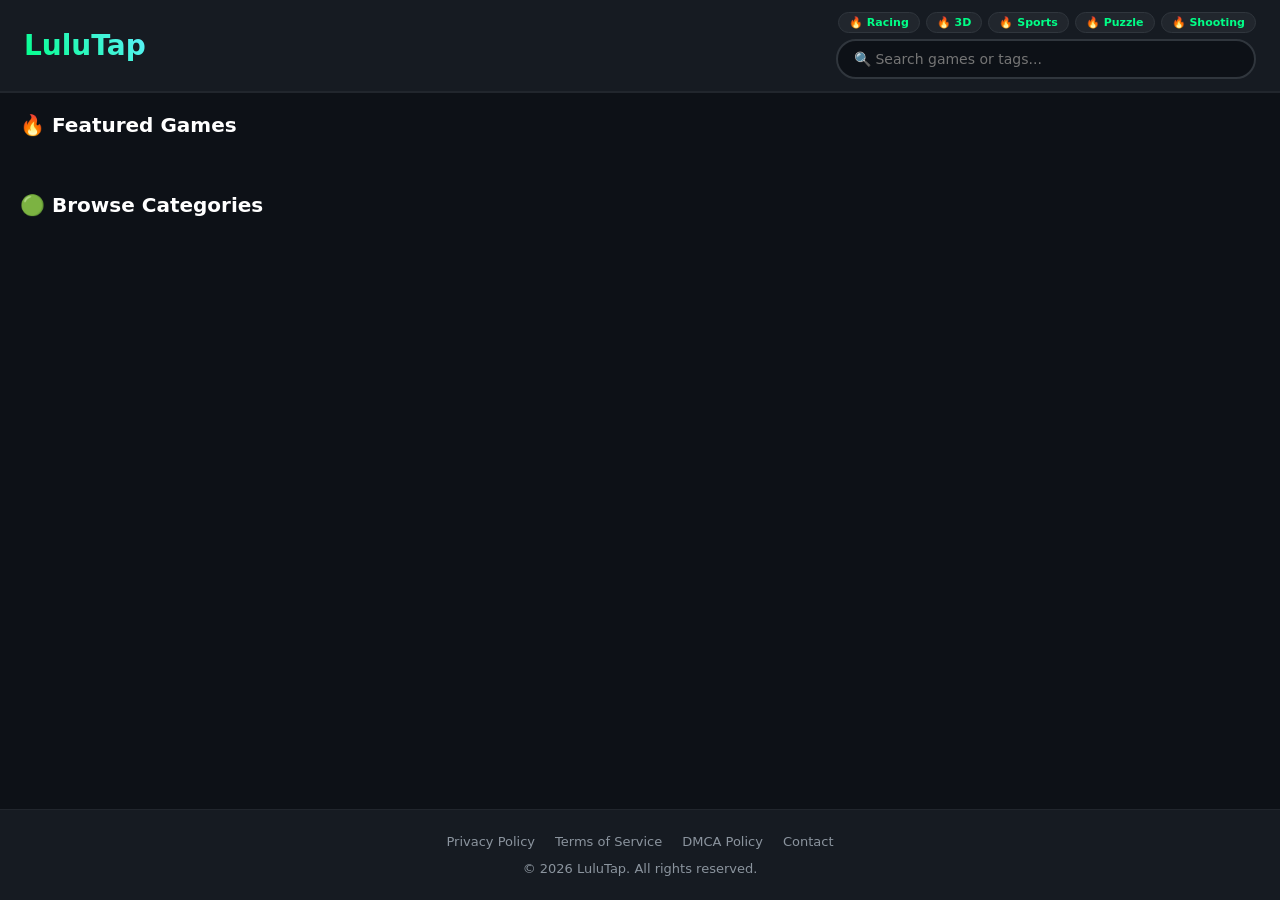
<file: index.html>
<!DOCTYPE html>
<html lang="en">
<head>
  <meta charset="UTF-8">
  <meta name="viewport" content="width=device-width, initial-scale=1.0">
  <title>LuluTap - Free Online Games</title>
  
  <!-- 方案三：传送门 SVG Data-URI 图标 -->
  <link rel="icon" type="image/svg+xml" href="data:image/svg+xml,%3Csvg xmlns='http://www.w3.org/2000/svg' viewBox='0 0 512 512'%3E%3Cdefs%3E%3CradialGradient id='bg' cx='50%25' cy='50%25' r='50%25'%3E%3Cstop offset='0%25' stop-color='%23141E30'/%3E%3Cstop offset='100%25' stop-color='%23070B12'/%3E%3C/radialGradient%3E%3ClinearGradient id='ring' x1='0%25' y1='0%25' x2='100%25' y2='100%25'%3E%3Cstop offset='0%25' stop-color='%2300FF87'/%3E%3Cstop offset='100%25' stop-color='%2360EFFF'/%3E%3C/linearGradient%3E%3CradialGradient id='btn' cx='40%25' cy='40%25' r='60%25'%3E%3Cstop offset='0%25' stop-color='%2300FF87'/%3E%3Cstop offset='100%25' stop-color='%23005C31'/%3E%3C/radialGradient%3E%3C/defs%3E%3Crect width='512' height='512' rx='100' fill='url(%23bg)'/%3E%3Ccircle cx='256' cy='256' r='180' fill='none' stroke='url(%23ring)' stroke-width='24'/%3E%3Ccircle cx='256' cy='256' r='95' fill='url(%23btn)'/%3E%3Cpath d='M230 200 V290 H300' fill='none' stroke='%23FFFFFF' stroke-width='28' stroke-linecap='round' stroke-linejoin='round'/%3E%3C/svg%3E">

  <style>
    * { box-sizing: border-box; margin: 0; padding: 0; font-family: 'Segoe UI', system-ui, sans-serif; }
    body { background-color: #0d1117; color: #fff; min-height: 100vh; display: flex; flex-direction: column; }
    a { text-decoration: none; color: inherit; }

    header { background: #161b22; padding: 12px 24px; display: flex; align-items: center; justify-content: space-between; border-bottom: 2px solid #21262d; sticky: top; top: 0; z-index: 1000; }
    .logo { font-size: 28px; font-weight: 900; background: linear-gradient(45deg, #00FF87, #60EFFF); -webkit-background-clip: text; -webkit-text-fill-color: transparent; }
    .search-container { display: flex; flex-direction: column; align-items: flex-end; gap: 6px; width: 100%; max-width: 420px; }
    .quick-tags { display: flex; gap: 6px; flex-wrap: wrap; justify-content: flex-end; }
    .tag-pill { background: #21262d; color: #00FF87; padding: 3px 10px; border-radius: 12px; font-size: 11px; font-weight: 600; border: 1px solid #30363d; transition: 0.2s; }
    .tag-pill:hover { background: #00FF87; color: #0d1117; }
    .search-input { width: 100%; padding: 10px 16px; background: #0d1117; border: 2px solid #30363d; border-radius: 20px; color: #fff; font-size: 14px; outline: none; }
    .search-input:focus { border-color: #00FF87; }

    main { flex: 1; max-width: 1400px; margin: 0 auto; padding: 20px; width: 100%; }
    .section-title { font-size: 20px; margin-bottom: 16px; font-weight: 700; }
    .bento-grid { display: grid; grid-template-columns: repeat(auto-fill, minmax(130px, 1fr)); grid-auto-rows: 130px; grid-auto-flow: dense; gap: 12px; margin-bottom: 40px; }
    .bento-item { position: relative; border-radius: 16px; overflow: hidden; background: #161b22; border: 1px solid #21262d; transition: 0.2s; cursor: pointer; }
    .bento-item:hover { transform: scale(1.03); box-shadow: 0 8px 20px rgba(0,255,135,0.2); z-index: 2; }
    .bento-item.size-1x1 { grid-column: span 1; grid-row: span 1; }
    .bento-item.size-2x2 { grid-column: span 2; grid-row: span 2; }
    .bento-item.size-2x1 { grid-column: span 2; grid-row: span 1; }
    .bento-item.size-1x2 { grid-column: span 1; grid-row: span 2; }
    .bento-img { width: 100%; height: 100%; object-fit: cover; }
    .bento-overlay { position: absolute; bottom: 0; left: 0; right: 0; padding: 8px; background: linear-gradient(transparent, rgba(0,0,0,0.85)); font-size: 12px; font-weight: 600; white-space: nowrap; overflow: hidden; text-overflow: ellipsis; }

    .category-grid { display: grid; grid-template-columns: repeat(auto-fill, minmax(200px, 1fr)); gap: 16px; margin-bottom: 40px; }
    .category-card { height: 100px; border-radius: 16px; position: relative; overflow: hidden; display: flex; align-items: center; justify-content: center; font-size: 18px; font-weight: 800; border: 2px solid #30363d; transition: 0.2s; }
    .category-card:hover { transform: translateY(-3px); border-color: #00FF87; }
    .category-card img { position: absolute; width: 100%; height: 100%; object-fit: cover; opacity: 0.4; z-index: 1; }
    .category-card span { position: relative; z-index: 2; text-shadow: 0 2px 4px #000; }

    footer { background: #161b22; padding: 24px; text-align: center; border-top: 1px solid #21262d; color: #8b949e; font-size: 13px; }
    .footer-links { display: flex; justify-content: center; gap: 20px; margin-bottom: 12px; }
  </style>
</head>
<body>
  <header>
    <a href="index.html" class="logo">LuluTap</a>
    <div class="search-container">
      <div class="quick-tags" id="quickTags"></div>
      <input type="text" class="search-input" id="searchInput" placeholder="🔍 Search games or tags...">
    </div>
  </header>

  <main>
    <div class="section-title">🔥 Featured Games</div>
    <div class="bento-grid" id="bentoGrid"></div>
    <div class="section-title">🟢 Browse Categories</div>
    <div class="category-grid" id="categoryGrid"></div>
  </main>

  <footer>
    <div class="footer-links">
      <a href="#">Privacy Policy</a> <a href="#">Terms of Service</a> <a href="#">DMCA Policy</a> <a href="#">Contact</a>
    </div>
    <div>© 2026 LuluTap. All rights reserved.</div>
  </footer>

  <script>
    const CATEGORIES = ['Action', '2 Player', '3D', 'Racing', 'Girls', 'Arcade', 'Puzzle', 'Shooting', 'Sports', 'Casual'];

    function renderQuickTags() {
      const selected = [...CATEGORIES].sort(() => 0.5 - Math.random()).slice(0, 5);
      document.getElementById('quickTags').innerHTML = selected.map(cat => 
        `<a href="category.html#${encodeURIComponent(cat)}" class="tag-pill">🔥 ${cat}</a>`
      ).join('');
    }

    function getDailySeed() {
      const today = new Date();
      return today.getFullYear() * 10000 + (today.getMonth() + 1) * 100 + today.getDate();
    }
    function seededRandom(seed) {
      const x = Math.sin(seed++) * 10000;
      return x - Math.floor(x);
    }

    let allGamesList = [];

    async function loadGames() {
      try {
        const response = await fetch('https://gamemonetize.com/feed.php?format=0&page=1');
        allGamesList = await response.json();
        renderDailyBentoGrid(allGamesList);
        renderCategoryHub();
      } catch (err) { console.error("API Error:", err); }
    }

    function renderDailyBentoGrid(games) {
      const grid = document.getElementById('bentoGrid');
      grid.innerHTML = '';
      let seed = getDailySeed();
      const sizes = ['size-1x1', 'size-1x1', 'size-2x2', 'size-2x1', 'size-1x2'];
      const shuffled = [...games].sort(() => seededRandom(seed++) - 0.5);

      shuffled.forEach((game, index) => {
        const sizeClass = sizes[Math.floor(seededRandom(seed + index) * sizes.length)];
        const card = document.createElement('a');
        card.className = `bento-item ${sizeClass}`;
        card.href = `game.html?id=${encodeURIComponent(game.id)}`;
        card.onclick = () => localStorage.setItem(`game_${game.id}`, JSON.stringify(game));

        card.innerHTML = `
          <img class="bento-img" src="${game.thumb}" alt="${game.title}" loading="lazy">
          <div class="bento-overlay">${game.title}</div>
        `;
        grid.appendChild(card);
      });
    }

    function renderCategoryHub() {
      document.getElementById('categoryGrid').innerHTML = CATEGORIES.map(cat => {
        const match = allGamesList.find(g => g.category && g.category.toLowerCase().includes(cat.toLowerCase()));
        const thumb = match ? match.thumb : 'https://via.placeholder.com/300x150/161b22/ffffff?text=' + cat;
        return `
          <a href="category.html#${encodeURIComponent(cat)}" class="category-card">
            <img src="${thumb}" alt="${cat}">
            <span>${cat}</span>
          </a>
        `;
      }).join('');
    }

    document.getElementById('searchInput').addEventListener('input', (e) => {
      const query = e.target.value.toLowerCase().trim();
      if (!query) { renderDailyBentoGrid(allGamesList); return; }
      renderDailyBentoGrid(allGamesList.filter(g => 
        g.title.toLowerCase().includes(query) || (g.category && g.category.toLowerCase().includes(query))
      ));
    });

    renderQuickTags();
    loadGames();
  </script>
</body>
</html>
</file>
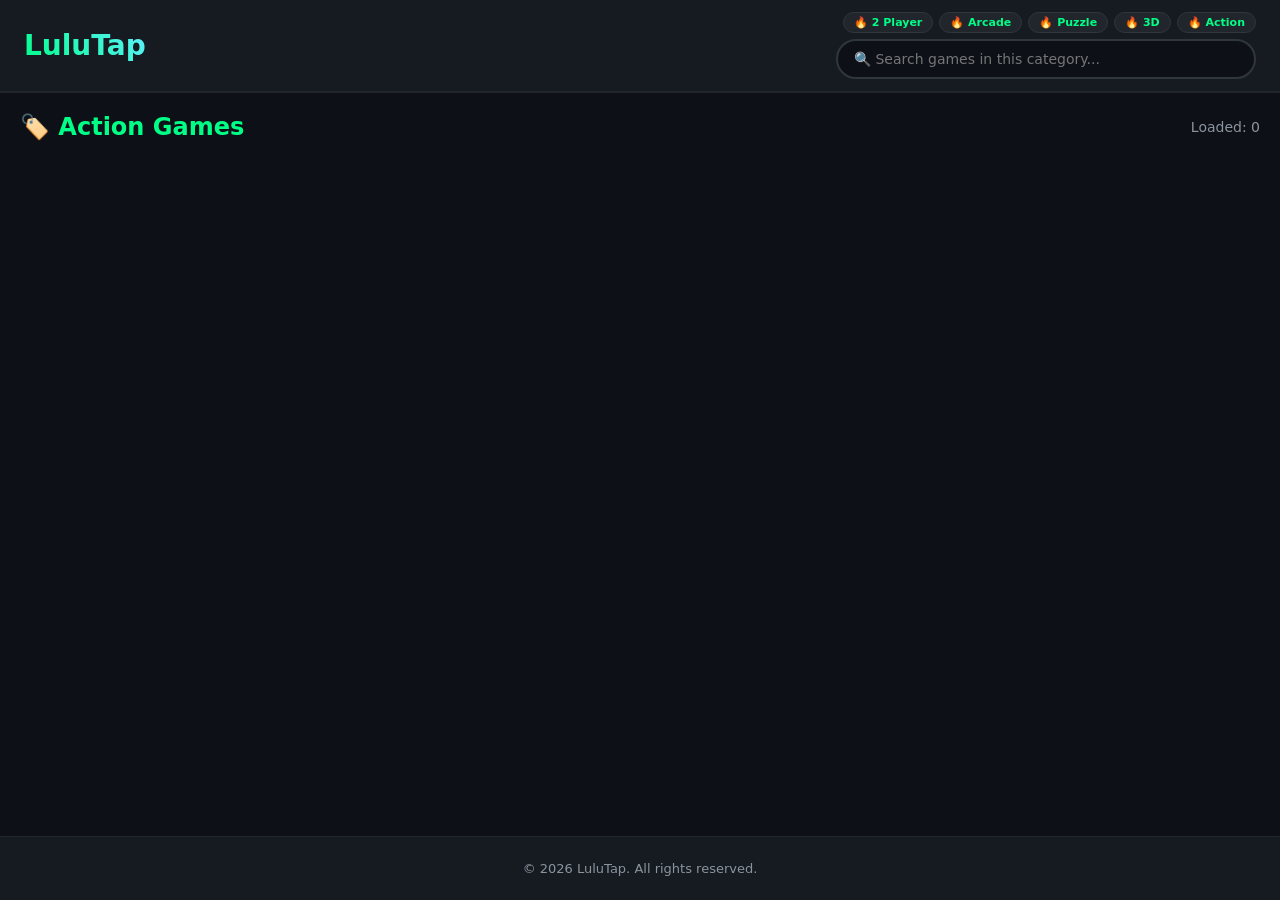
<file: category.html>
<!DOCTYPE html>
<html lang="en">
<head>
  <meta charset="UTF-8">
  <meta name="viewport" content="width=device-width, initial-scale=1.0">
  <title>Category - LuluTap</title>
  
  <link rel="icon" type="image/svg+xml" href="data:image/svg+xml,%3Csvg xmlns='http://www.w3.org/2000/svg' viewBox='0 0 512 512'%3E%3Cdefs%3E%3CradialGradient id='bg' cx='50%25' cy='50%25' r='50%25'%3E%3Cstop offset='0%25' stop-color='%23141E30'/%3E%3Cstop offset='100%25' stop-color='%23070B12'/%3E%3C/radialGradient%3E%3ClinearGradient id='ring' x1='0%25' y1='0%25' x2='100%25' y2='100%25'%3E%3Cstop offset='0%25' stop-color='%2300FF87'/%3E%3Cstop offset='100%25' stop-color='%2360EFFF'/%3E%3C/linearGradient%3E%3CradialGradient id='btn' cx='40%25' cy='40%25' r='60%25'%3E%3Cstop offset='0%25' stop-color='%2300FF87'/%3E%3Cstop offset='100%25' stop-color='%23005C31'/%3E%3C/radialGradient%3E%3C/defs%3E%3Crect width='512' height='512' rx='100' fill='url(%23bg)'/%3E%3Ccircle cx='256' cy='256' r='180' fill='none' stroke='url(%23ring)' stroke-width='24'/%3E%3Ccircle cx='256' cy='256' r='95' fill='url(%23btn)'/%3E%3Cpath d='M230 200 V290 H300' fill='none' stroke='%23FFFFFF' stroke-width='28' stroke-linecap='round' stroke-linejoin='round'/%3E%3C/svg%3E">

  <style>
    * { box-sizing: border-box; margin: 0; padding: 0; font-family: 'Segoe UI', system-ui, sans-serif; }
    body { background-color: #0d1117; color: #fff; min-height: 100vh; display: flex; flex-direction: column; }
    a { text-decoration: none; color: inherit; }

    header { background: #161b22; padding: 12px 24px; display: flex; align-items: center; justify-content: space-between; border-bottom: 2px solid #21262d; position: sticky; top: 0; z-index: 1000; }
    .logo { font-size: 28px; font-weight: 900; background: linear-gradient(45deg, #00FF87, #60EFFF); -webkit-background-clip: text; -webkit-text-fill-color: transparent; }
    .search-container { display: flex; flex-direction: column; align-items: flex-end; gap: 6px; width: 100%; max-width: 420px; }
    .quick-tags { display: flex; gap: 6px; flex-wrap: wrap; justify-content: flex-end; }
    .tag-pill { background: #21262d; color: #00FF87; padding: 3px 10px; border-radius: 12px; font-size: 11px; font-weight: 600; border: 1px solid #30363d; }
    .search-input { width: 100%; padding: 10px 16px; background: #0d1117; border: 2px solid #30363d; border-radius: 20px; color: #fff; font-size: 14px; outline: none; }

    main { flex: 1; max-width: 1400px; margin: 0 auto; padding: 20px; width: 100%; }
    .cat-title { font-size: 24px; font-weight: 800; margin-bottom: 20px; color: #00FF87; display: flex; align-items: center; justify-content: space-between; }
    .game-count { font-size: 14px; color: #8b949e; font-weight: normal; }
    
    .bento-grid { display: grid; grid-template-columns: repeat(auto-fill, minmax(130px, 1fr)); grid-auto-rows: 130px; grid-auto-flow: dense; gap: 12px; }
    .bento-item { position: relative; border-radius: 16px; overflow: hidden; background: #161b22; border: 1px solid #21262d; transition: 0.2s; cursor: pointer; }
    .bento-item:hover { transform: scale(1.03); border-color: #00FF87; z-index: 2; }
    
    .bento-item.size-1x1 { grid-column: span 1; grid-row: span 1; }
    .bento-item.size-2x2 { grid-column: span 2; grid-row: span 2; }
    .bento-item.size-2x1 { grid-column: span 2; grid-row: span 1; }
    .bento-item.size-1x2 { grid-column: span 1; grid-row: span 2; }

    /* Category Navigation Card Inside Grid */
    .bento-item.cat-card-item { background: linear-gradient(135deg, #1f2937, #111827); border: 2px solid #00FF87; display: flex; align-items: center; justify-content: center; font-size: 16px; font-weight: 800; text-align: center; color: #00FF87; }

    .bento-img { width: 100%; height: 100%; object-fit: cover; }
    .bento-overlay { position: absolute; bottom: 0; left: 0; right: 0; padding: 8px; background: linear-gradient(transparent, rgba(0,0,0,0.85)); font-size: 12px; font-weight: 600; white-space: nowrap; overflow: hidden; text-overflow: ellipsis; }

    /* 5s Simulated Timeline Loader */
    .loader-container { text-align: center; padding: 30px; display: none; }
    .spinner { width: 40px; height: 40px; border: 4px solid #21262d; border-top: 4px solid #00FF87; border-radius: 50%; animation: spin 1s linear infinite; margin: 0 auto 10px; }
    @keyframes spin { 0% { transform: rotate(0deg); } 100% { transform: rotate(360deg); } }

    footer { background: #161b22; padding: 24px; text-align: center; border-top: 1px solid #21262d; color: #8b949e; font-size: 13px; margin-top: 40px; }
  </style>
</head>
<body>
  <header>
    <a href="index.html" class="logo">LuluTap</a>
    <div class="search-container">
      <div class="quick-tags" id="quickTags"></div>
      <input type="text" class="search-input" id="searchInput" placeholder="🔍 Search games in this category...">
    </div>
  </header>

  <main>
    <div class="cat-title">
      <span id="catTitle">Games</span>
      <span class="game-count" id="gameCount">Loaded: 0</span>
    </div>
    <div class="bento-grid" id="bentoGrid"></div>
    <div class="loader-container" id="loader">
      <div class="spinner"></div>
      <div>Loading more games...</div>
    </div>
  </main>

  <footer>
    <div>© 2026 LuluTap. All rights reserved.</div>
  </footer>

  <script>
    const CATEGORIES = ['Action', '2 Player', '3D', 'Racing', 'Girls', 'Arcade', 'Puzzle', 'Shooting', 'Sports', 'Casual'];
    let currentPage = 1;
    let isLoading = false;
    let currentCategory = '';
    let totalDisplayed = 0;

    function getCategoryFromHash() {
      const hash = decodeURIComponent(location.hash.substring(1)).trim();
      return hash || 'Action';
    }

    function renderQuickTags() {
      const selected = [...CATEGORIES].sort(() => 0.5 - Math.random()).slice(0, 5);
      document.getElementById('quickTags').innerHTML = selected.map(cat => 
        `<a href="category.html#${encodeURIComponent(cat)}" class="tag-pill">🔥 ${cat}</a>`
      ).join('');
    }

    async function loadCategoryGames(page) {
      if (isLoading) return;
      isLoading = true;
      document.getElementById('loader').style.display = 'block';

      try {
        // 请求对应页码的 API 数据
        const response = await fetch(`https://gamemonetize.com/feed.php?format=0&page=${page}`);
        const allGames = await response.json();

        // 核心修复：按当前 URL Hash 的分类进行精确筛选（不区分大小写）
        const filteredGames = allGames.filter(game => {
          if (!game.category) return false;
          return game.category.toLowerCase().includes(currentCategory.toLowerCase());
        });

        // 模拟 5 秒时间线加载等待
        await new Promise(resolve => setTimeout(resolve, 5000));

        if (filteredGames.length > 0) {
          appendBentoItems(filteredGames);
        } else if (page === 1) {
          // 如果第1页根据分类筛选为空，为了页面不白板，展示包含该关键词的游戏或全量前15条
          appendBentoItems(allGames.slice(0, 15));
        }

        currentPage++;
      } catch (err) {
        console.error("API Fetch Error:", err);
      } finally {
        isLoading = false;
        document.getElementById('loader').style.display = 'none';
      }
    }

    function appendBentoItems(games) {
      const grid = document.getElementById('bentoGrid');
      const sizes = ['size-1x1', 'size-1x1', 'size-2x2', 'size-2x1', 'size-1x2'];

      games.forEach((game, index) => {
        const sizeClass = sizes[Math.floor(Math.random() * sizes.length)];
        const card = document.createElement('a');
        card.className = `bento-item ${sizeClass}`;
        card.href = `game.html?id=${encodeURIComponent(game.id)}`;
        card.onclick = () => localStorage.setItem(`game_${game.id}`, JSON.stringify(game));

        card.innerHTML = `
          <img class="bento-img" src="${game.thumb}" alt="${game.title}" loading="lazy">
          <div class="bento-overlay">${game.title}</div>
        `;
        grid.appendChild(card);
        totalDisplayed++;

        // 每渲染约 8 个游戏，穿插一个其他分类的快速卡片
        if ((index + 1) % 8 === 0) {
          const randomCat = CATEGORIES.filter(c => c.toLowerCase() !== currentCategory.toLowerCase())[Math.floor(Math.random() * (CATEGORIES.length - 1))];
          const catCard = document.createElement('a');
          catCard.className = `bento-item size-2x1 cat-card-item`;
          catCard.href = `category.html#${encodeURIComponent(randomCat)}`;
          catCard.innerHTML = `<span>🚀 Explore ${randomCat}</span>`;
          grid.appendChild(catCard);
        }
      });

      document.getElementById('gameCount').innerText = `Games Loaded: ${totalDisplayed}`;
    }

    // 触底加载监听
    window.addEventListener('scroll', () => {
      if (window.innerHeight + window.scrollY >= document.body.offsetHeight - 500) {
        loadCategoryGames(currentPage);
      }
    });

    // 切换分类 Hash 时刷新页面重新请求
    window.addEventListener('hashchange', () => {
      location.reload();
    });

    // 搜索框筛选
    document.getElementById('searchInput').addEventListener('input', (e) => {
      const query = e.target.value.toLowerCase().trim();
      const items = document.querySelectorAll('#bentoGrid .bento-item:not(.cat-card-item)');
      items.forEach(item => {
        const title = item.querySelector('.bento-overlay')?.innerText.toLowerCase() || '';
        item.style.display = title.includes(query) ? '' : 'none';
      });
    });

    // 初始化
    currentCategory = getCategoryFromHash();
    document.getElementById('catTitle').innerText = `🏷️ ${currentCategory} Games`;
    renderQuickTags();
    loadCategoryGames(1);
  </script>
</body>
</html>
</file>
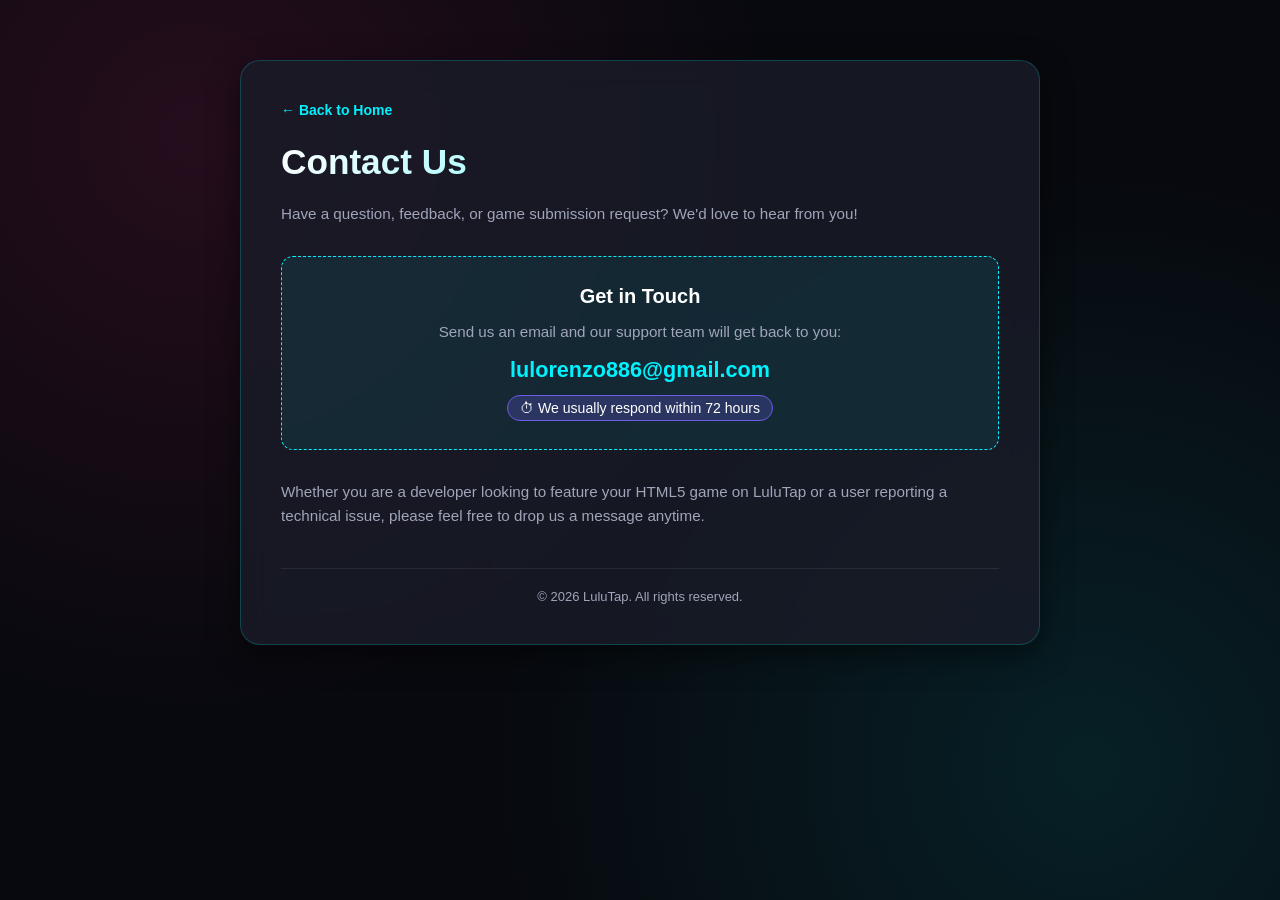
<file: contact.html>
<!DOCTYPE html>
<html lang="en">
<head>
    <meta charset="UTF-8">
    <meta name="viewport" content="width=device-width, initial-scale=1.0">
    <title>Contact Us - LuluTap</title>
    <style>
        :root {
            --bg-dark: #07090e;
            --card-bg: #1A1C29;
            --primary-cyan: #00f2fe;
            --primary-purple: #6C5CE7;
            --accent-pink: #ff2a85;
            --text-muted: #A0A5BA;
        }

        * { box-sizing: border-box; margin: 0; padding: 0; }

        body {
            font-family: 'Segoe UI', Tahoma, Geneva, Verdana, sans-serif;
            background-color: var(--bg-dark);
            background-image: 
                radial-gradient(circle at 15% 15%, rgba(255, 42, 133, 0.12) 0%, transparent 45%),
                radial-gradient(circle at 85% 85%, rgba(0, 242, 254, 0.1) 0%, transparent 45%);
            background-attachment: fixed;
            color: #ffffff;
            padding: 20px;
            min-height: 100vh;
        }

        .container {
            max-width: 800px;
            margin: 40px auto;
            background: rgba(26, 28, 41, 0.8);
            border: 1px solid rgba(0, 242, 254, 0.2);
            border-radius: 20px;
            padding: 40px;
            backdrop-filter: blur(16px);
            box-shadow: 0 10px 30px rgba(0, 0, 0, 0.5);
        }

        .btn-back {
            display: inline-block;
            margin-bottom: 24px;
            color: var(--primary-cyan);
            text-decoration: none;
            font-weight: bold;
            font-size: 14px;
            transition: all 0.2s;
        }
        .btn-back:hover {
            color: var(--accent-pink);
            transform: translateX(-3px);
        }

        h1 {
            font-size: 2.2rem;
            margin-bottom: 20px;
            background: linear-gradient(135deg, #ffffff 0%, var(--primary-cyan) 100%);
            -webkit-background-clip: text;
            -webkit-text-fill-color: transparent;
        }

        p {
            color: var(--text-muted);
            line-height: 1.6;
            margin-bottom: 20px;
            font-size: 0.95rem;
        }

        .email-box {
            background: rgba(0, 242, 254, 0.08);
            border: 1px dashed var(--primary-cyan);
            border-radius: 12px;
            padding: 28px 24px;
            text-align: center;
            margin: 30px 0;
        }

        .email-box h3 {
            color: #ffffff;
            margin-bottom: 12px;
            font-size: 1.25rem;
        }

        .email-link {
            color: var(--primary-cyan);
            font-size: 1.35rem;
            font-weight: bold;
            text-decoration: none;
            transition: all 0.2s;
            display: inline-block;
            margin-bottom: 12px;
        }

        .email-link:hover {
            color: var(--accent-pink);
            transform: scale(1.05);
        }

        .response-time {
            color: #ffffff;
            font-size: 0.88rem;
            background: rgba(108, 92, 231, 0.25);
            display: inline-block;
            padding: 4px 12px;
            border-radius: 20px;
            border: 1px solid var(--primary-purple);
        }

        footer {
            margin-top: 40px;
            text-align: center;
            color: var(--text-muted);
            font-size: 13px;
            border-top: 1px solid rgba(255, 255, 255, 0.08);
            padding-top: 20px;
        }
    </style>
</head>
<body>

    <div class="container">
        <a href="index.html" class="btn-back">← Back to Home</a>
        
        <h1>Contact Us</h1>
        <p>Have a question, feedback, or game submission request? We'd love to hear from you!</p>

        <div class="email-box">
            <h3>Get in Touch</h3>
            <p style="margin-bottom: 12px;">Send us an email and our support team will get back to you:</p>
            <a href="mailto:lulorenzo886@gmail.com" class="email-link">lulorenzo886@gmail.com</a>
            <div>
                <span class="response-time">⏱ We usually respond within 72 hours</span>
            </div>
        </div>

        <p>Whether you are a developer looking to feature your HTML5 game on LuluTap or a user reporting a technical issue, please feel free to drop us a message anytime.</p>

        <footer>
            &copy; 2026 LuluTap. All rights reserved.
        </footer>
    </div>

</body>
</html>
</file>
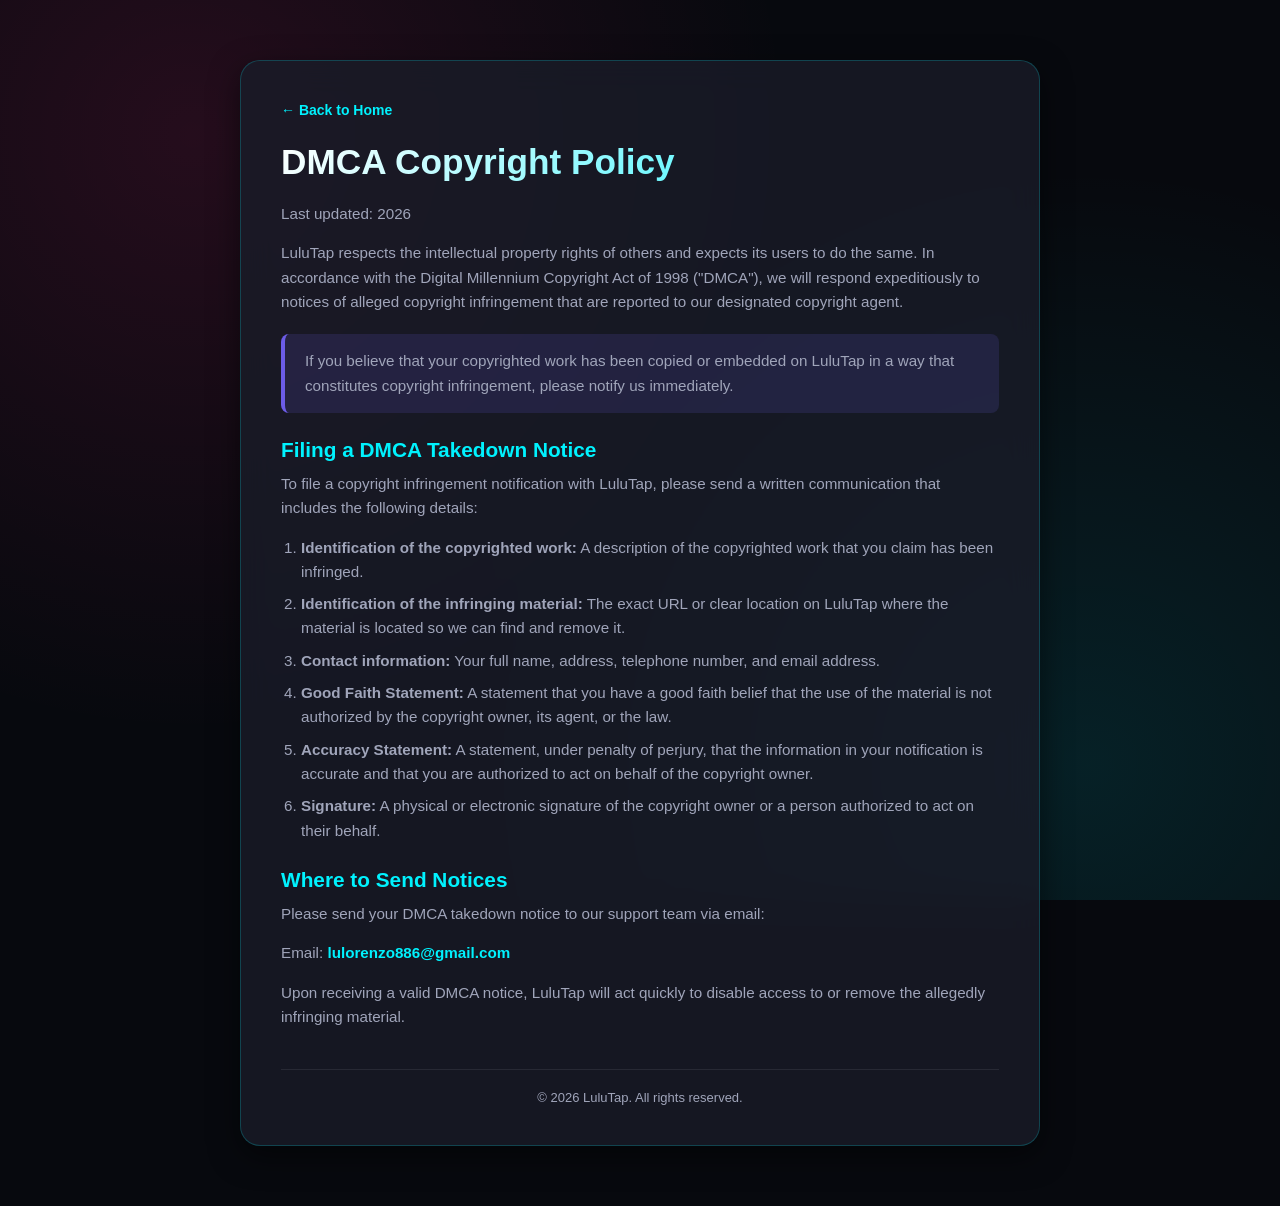
<file: dmca.html>
<!DOCTYPE html>
<html lang="en">
<head>
    <meta charset="UTF-8">
    <meta name="viewport" content="width=device-width, initial-scale=1.0">
    <title>DMCA Policy - LuluTap</title>
    <style>
        :root {
            --bg-dark: #07090e;
            --card-bg: #1A1C29;
            --primary-cyan: #00f2fe;
            --primary-purple: #6C5CE7;
            --accent-pink: #ff2a85;
            --text-muted: #A0A5BA;
        }

        * { box-sizing: border-box; margin: 0; padding: 0; }

        body {
            font-family: 'Segoe UI', Tahoma, Geneva, Verdana, sans-serif;
            background-color: var(--bg-dark);
            background-image: 
                radial-gradient(circle at 15% 15%, rgba(255, 42, 133, 0.12) 0%, transparent 45%),
                radial-gradient(circle at 85% 85%, rgba(0, 242, 254, 0.1) 0%, transparent 45%);
            background-attachment: fixed;
            color: #ffffff;
            padding: 20px;
            min-height: 100vh;
        }

        .container {
            max-width: 800px;
            margin: 40px auto;
            background: rgba(26, 28, 41, 0.8);
            border: 1px solid rgba(0, 242, 254, 0.2);
            border-radius: 20px;
            padding: 40px;
            backdrop-filter: blur(16px);
            box-shadow: 0 10px 30px rgba(0, 0, 0, 0.5);
        }

        .btn-back {
            display: inline-block;
            margin-bottom: 24px;
            color: var(--primary-cyan);
            text-decoration: none;
            font-weight: bold;
            font-size: 14px;
            transition: all 0.2s;
        }
        .btn-back:hover {
            color: var(--accent-pink);
            transform: translateX(-3px);
        }

        h1 {
            font-size: 2.2rem;
            margin-bottom: 20px;
            background: linear-gradient(135deg, #ffffff 0%, var(--primary-cyan) 100%);
            -webkit-background-clip: text;
            -webkit-text-fill-color: transparent;
        }

        h2 {
            font-size: 1.3rem;
            margin-top: 25px;
            margin-bottom: 10px;
            color: var(--primary-cyan);
        }

        p, ul, ol {
            color: var(--text-muted);
            line-height: 1.6;
            margin-bottom: 15px;
            font-size: 0.95rem;
        }

        ul, ol {
            padding-left: 20px;
        }

        li {
            margin-bottom: 8px;
        }

        .notice-box {
            background: rgba(108, 92, 231, 0.15);
            border-left: 4px solid var(--primary-purple);
            padding: 15px 20px;
            border-radius: 8px;
            margin: 20px 0;
        }

        .contact-email {
            color: var(--primary-cyan);
            font-weight: bold;
            text-decoration: none;
        }
        .contact-email:hover {
            text-decoration: underline;
            color: var(--accent-pink);
        }

        footer {
            margin-top: 40px;
            text-align: center;
            color: var(--text-muted);
            font-size: 13px;
            border-top: 1px solid rgba(255, 255, 255, 0.08);
            padding-top: 20px;
        }
    </style>
</head>
<body>

    <div class="container">
        <a href="index.html" class="btn-back">← Back to Home</a>
        
        <h1>DMCA Copyright Policy</h1>
        <p>Last updated: 2026</p>

        <p>LuluTap respects the intellectual property rights of others and expects its users to do the same. In accordance with the Digital Millennium Copyright Act of 1998 ("DMCA"), we will respond expeditiously to notices of alleged copyright infringement that are reported to our designated copyright agent.</p>

        <div class="notice-box">
            <p style="margin-bottom: 0;">If you believe that your copyrighted work has been copied or embedded on LuluTap in a way that constitutes copyright infringement, please notify us immediately.</p>
        </div>

        <h2>Filing a DMCA Takedown Notice</h2>
        <p>To file a copyright infringement notification with LuluTap, please send a written communication that includes the following details:</p>

        <ol>
            <li><strong>Identification of the copyrighted work:</strong> A description of the copyrighted work that you claim has been infringed.</li>
            <li><strong>Identification of the infringing material:</strong> The exact URL or clear location on LuluTap where the material is located so we can find and remove it.</li>
            <li><strong>Contact information:</strong> Your full name, address, telephone number, and email address.</li>
            <li><strong>Good Faith Statement:</strong> A statement that you have a good faith belief that the use of the material is not authorized by the copyright owner, its agent, or the law.</li>
            <li><strong>Accuracy Statement:</strong> A statement, under penalty of perjury, that the information in your notification is accurate and that you are authorized to act on behalf of the copyright owner.</li>
            <li><strong>Signature:</strong> A physical or electronic signature of the copyright owner or a person authorized to act on their behalf.</li>
        </ol>

        <h2>Where to Send Notices</h2>
        <p>Please send your DMCA takedown notice to our support team via email:</p>
        <p>Email: <a href="mailto:lulorenzo886@gmail.com" class="contact-email">lulorenzo886@gmail.com</a></p>

        <p>Upon receiving a valid DMCA notice, LuluTap will act quickly to disable access to or remove the allegedly infringing material.</p>

        <footer>
            &copy; 2026 LuluTap. All rights reserved.
        </footer>
    </div>

</body>
</html>
</file>
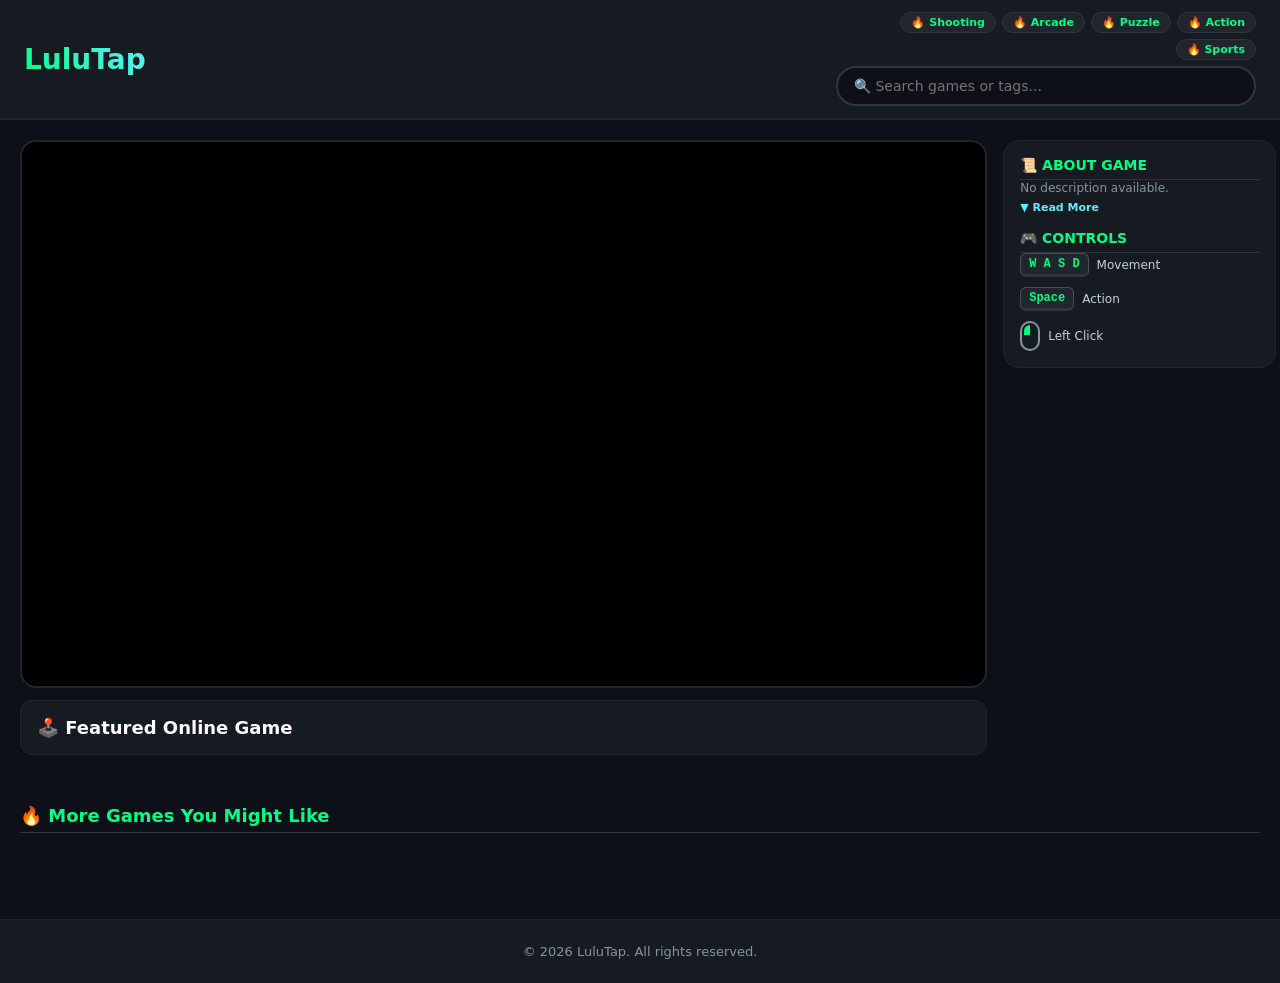
<file: game.html>
<!DOCTYPE html>
<html lang="en">
<head>
  <meta charset="UTF-8">
  <meta name="viewport" content="width=device-width, initial-scale=1.0">
  <title>Play Game - LuluTap</title>
  
  <link rel="icon" type="image/svg+xml" href="data:image/svg+xml,%3Csvg xmlns='http://www.w3.org/2000/svg' viewBox='0 0 512 512'%3E%3Cdefs%3E%3CradialGradient id='bg' cx='50%25' cy='50%25' r='50%25'%3E%3Cstop offset='0%25' stop-color='%23141E30'/%3E%3Cstop offset='100%25' stop-color='%23070B12'/%3E%3C/radialGradient%3E%3ClinearGradient id='ring' x1='0%25' y1='0%25' x2='100%25' y2='100%25'%3E%3Cstop offset='0%25' stop-color='%2300FF87'/%3E%3Cstop offset='100%25' stop-color='%2360EFFF'/%3E%3C/linearGradient%3E%3CradialGradient id='btn' cx='40%25' cy='40%25' r='60%25'%3E%3Cstop offset='0%25' stop-color='%2300FF87'/%3E%3Cstop offset='100%25' stop-color='%23005C31'/%3E%3C/radialGradient%3E%3C/defs%3E%3Crect width='512' height='512' rx='100' fill='url(%23bg)'/%3E%3Ccircle cx='256' cy='256' r='180' fill='none' stroke='url(%23ring)' stroke-width='24'/%3E%3Ccircle cx='256' cy='256' r='95' fill='url(%23btn)'/%3E%3Cpath d='M230 200 V290 H300' fill='none' stroke='%23FFFFFF' stroke-width='28' stroke-linecap='round' stroke-linejoin='round'/%3E%3C/svg%3E">

  <style>
    * { box-sizing: border-box; margin: 0; padding: 0; font-family: 'Segoe UI', system-ui, sans-serif; }
    body { background-color: #0d1117; color: #fff; min-height: 100vh; display: flex; flex-direction: column; }
    a { text-decoration: none; color: inherit; }

    header { background: #161b22; padding: 12px 24px; display: flex; align-items: center; justify-content: space-between; border-bottom: 2px solid #21262d; position: sticky; top: 0; z-index: 1000; }
    .logo { font-size: 28px; font-weight: 900; background: linear-gradient(45deg, #00FF87, #60EFFF); -webkit-background-clip: text; -webkit-text-fill-color: transparent; }
    .search-container { display: flex; flex-direction: column; align-items: flex-end; gap: 6px; width: 100%; max-width: 420px; }
    .quick-tags { display: flex; gap: 6px; flex-wrap: wrap; justify-content: flex-end; }
    .tag-pill { background: #21262d; color: #00FF87; padding: 3px 10px; border-radius: 12px; font-size: 11px; font-weight: 600; border: 1px solid #30363d; }
    .search-input { width: 100%; padding: 10px 16px; background: #0d1117; border: 2px solid #30363d; border-radius: 20px; color: #fff; font-size: 14px; outline: none; }

    /* 80 / 20 GOLDEN RATIO PLAY AREA */
    .play-layout { display: flex; gap: 16px; max-width: 1500px; margin: 20px auto; padding: 0 20px; width: 100%; }
    .game-window-box { flex: 0 0 78%; display: flex; flex-direction: column; gap: 12px; }
    .iframe-wrapper { position: relative; width: 100%; padding-top: 56.25%; /* 16:9 Aspect Ratio */ background: #000; border-radius: 16px; overflow: hidden; border: 2px solid #21262d; }
    .iframe-wrapper iframe { position: absolute; top: 0; left: 0; width: 100%; height: 100%; border: none; }
    .game-info-bar { background: #161b22; padding: 16px; border-radius: 12px; font-size: 18px; font-weight: 700; border: 1px solid #21262d; }

    /* 20% COMPACT SIDEBAR */
    .sidebar { flex: 0 0 22%; background: #161b22; border-radius: 16px; padding: 16px; border: 1px solid #21262d; display: flex; flex-direction: column; gap: 16px; height: fit-content; }
    .side-section-title { font-size: 14px; font-weight: 700; color: #00FF87; border-bottom: 1px solid #30363d; padding-bottom: 6px; }
    
    .desc-text { font-size: 12px; color: #8b949e; line-height: 1.4; display: -webkit-box; -webkit-line-clamp: 3; -webkit-box-orient: vertical; overflow: hidden; }
    .desc-text.expanded { -webkit-line-clamp: unset; }
    .toggle-btn { font-size: 11px; color: #60EFFF; cursor: pointer; margin-top: 4px; font-weight: 600; }

    /* SIMULATED KEYCAPS & MOUSE UI */
    .controls-box { display: flex; flex-direction: column; gap: 10px; }
    .keycap-group { display: flex; align-items: center; gap: 8px; font-size: 12px; color: #c9d1d9; }
    .keycap { background: #21262d; border: 1px solid #484f58; border-bottom: 3px solid #30363d; border-radius: 6px; padding: 3px 8px; font-weight: 800; font-family: monospace; color: #00FF87; font-size: 12px; }
    
    .mouse-icon { width: 20px; height: 30px; border: 2px solid #8b949e; border-radius: 10px; position: relative; }
    .mouse-icon.left-click::before { content: ''; position: absolute; top: 2px; left: 2px; width: 6px; height: 10px; background: #00FF87; border-top-left-radius: 6px; }

    /* RANDOM 30 SIMILAR GAMES BENTO GRID */
    .recommended-section { max-width: 1500px; margin: 30px auto; padding: 0 20px; width: 100%; }
    .bento-grid { display: grid; grid-template-columns: repeat(auto-fill, minmax(130px, 1fr)); grid-auto-rows: 130px; grid-auto-flow: dense; gap: 12px; }
    .bento-item { position: relative; border-radius: 16px; overflow: hidden; background: #161b22; border: 1px solid #21262d; transition: 0.2s; cursor: pointer; }
    .bento-item:hover { transform: scale(1.03); border-color: #00FF87; }
    .bento-item.size-1x1 { grid-column: span 1; grid-row: span 1; }
    .bento-item.size-2x2 { grid-column: span 2; grid-row: span 2; }
    .bento-item.size-2x1 { grid-column: span 2; grid-row: span 1; }
    .bento-item.size-1x2 { grid-column: span 1; grid-row: span 2; }
    .bento-img { width: 100%; height: 100%; object-fit: cover; }
    .bento-overlay { position: absolute; bottom: 0; left: 0; right: 0; padding: 8px; background: linear-gradient(transparent, rgba(0,0,0,0.85)); font-size: 12px; font-weight: 600; white-space: nowrap; overflow: hidden; text-overflow: ellipsis; }

    footer { background: #161b22; padding: 24px; text-align: center; border-top: 1px solid #21262d; color: #8b949e; font-size: 13px; margin-top: 40px; }
  </style>
</head>
<body>
  <header>
    <a href="index.html" class="logo">LuluTap</a>
    <div class="search-container">
      <div class="quick-tags" id="quickTags"></div>
      <input type="text" class="search-input" id="searchInput" placeholder="🔍 Search games or tags...">
    </div>
  </header>

  <div class="play-layout">
    <!-- 80% GOLDEN WINDOW -->
    <div class="game-window-box">
      <div class="iframe-wrapper">
        <iframe id="gameIframe" src="about:blank" allowfullscreen="true"></iframe>
      </div>
      <div class="game-info-bar" id="gameTitle">Loading Game...</div>
    </div>

    <!-- 20% SIDEBAR -->
    <div class="sidebar">
      <div>
        <div class="side-section-title">📜 ABOUT GAME</div>
        <div class="desc-text" id="gameDesc">No description available.</div>
        <div class="toggle-btn" id="toggleDescBtn" onclick="toggleDesc()">▼ Read More</div>
      </div>

      <div>
        <div class="side-section-title">🎮 CONTROLS</div>
        <div class="controls-box" id="controlsBox">
          <div class="keycap-group"><span class="keycap">W A S D</span> Movement</div>
          <div class="keycap-group"><span class="keycap">Space</span> Action</div>
          <div class="keycap-group"><div class="mouse-icon left-click"></div> Left Click</div>
        </div>
      </div>
    </div>
  </div>

  <!-- RANDOM 30 SIMILAR GAMES -->
  <div class="recommended-section">
    <div class="side-section-title" style="font-size: 18px; margin-bottom: 16px;">🔥 More Games You Might Like</div>
    <div class="bento-grid" id="recommendGrid"></div>
  </div>

  <footer>
    <div>© 2026 LuluTap. All rights reserved.</div>
  </footer>

  <script>
    const CATEGORIES = ['Action', '2 Player', '3D', 'Racing', 'Girls', 'Arcade', 'Puzzle', 'Shooting', 'Sports', 'Casual'];

    function renderQuickTags() {
      const selected = [...CATEGORIES].sort(() => 0.5 - Math.random()).slice(0, 5);
      document.getElementById('quickTags').innerHTML = selected.map(cat => 
        `<a href="category.html#${encodeURIComponent(cat)}" class="tag-pill">🔥 ${cat}</a>`
      ).join('');
    }

    function toggleDesc() {
      const desc = document.getElementById('gameDesc');
      const btn = document.getElementById('toggleDescBtn');
      desc.classList.toggle('expanded');
      btn.innerText = desc.classList.contains('expanded') ? '▲ Show Less' : '▼ Read More';
    }

    // Load Game Details
    function initGame() {
      const urlParams = new URLSearchParams(window.location.search);
      const gameId = urlParams.get('id');
      const cachedData = localStorage.getItem(`game_${gameId}`);

      if (cachedData) {
        const game = JSON.parse(cachedData);
        document.getElementById('gameIframe').src = game.url;
        document.getElementById('gameTitle').innerText = `🕹️ ${game.title}  |  Category: ${game.category || 'General'}`;
        if (game.description) document.getElementById('gameDesc').innerText = game.description;
      } else {
        document.getElementById('gameTitle').innerText = "🕹️ Featured Online Game";
      }
    }

    // Load 30 Random Games in Bento Grid
    async function load30RandomGames() {
      try {
        const response = await fetch('https://gamemonetize.com/feed.php?format=0&page=1');
        const games = await response.json();
        
        // Randomly pick 30 games
        const shuffled = [...games].sort(() => 0.5 - Math.random()).slice(0, 30);
        const grid = document.getElementById('recommendGrid');
        const sizes = ['size-1x1', 'size-1x1', 'size-2x2', 'size-2x1', 'size-1x2'];

        shuffled.forEach(game => {
          const sizeClass = sizes[Math.floor(Math.random() * sizes.length)];
          const card = document.createElement('a');
          card.className = `bento-item ${sizeClass}`;
          card.href = `game.html?id=${encodeURIComponent(game.id)}`;
          card.onclick = () => localStorage.setItem(`game_${game.id}`, JSON.stringify(game));

          card.innerHTML = `
            <img class="bento-img" src="${game.thumb}" alt="${game.title}" loading="lazy">
            <div class="bento-overlay">${game.title}</div>
          `;
          grid.appendChild(card);
        });
      } catch (err) { console.error(err); }
    }

    renderQuickTags();
    initGame();
    load30RandomGames();
  </script>
</body>
</html>
</file>
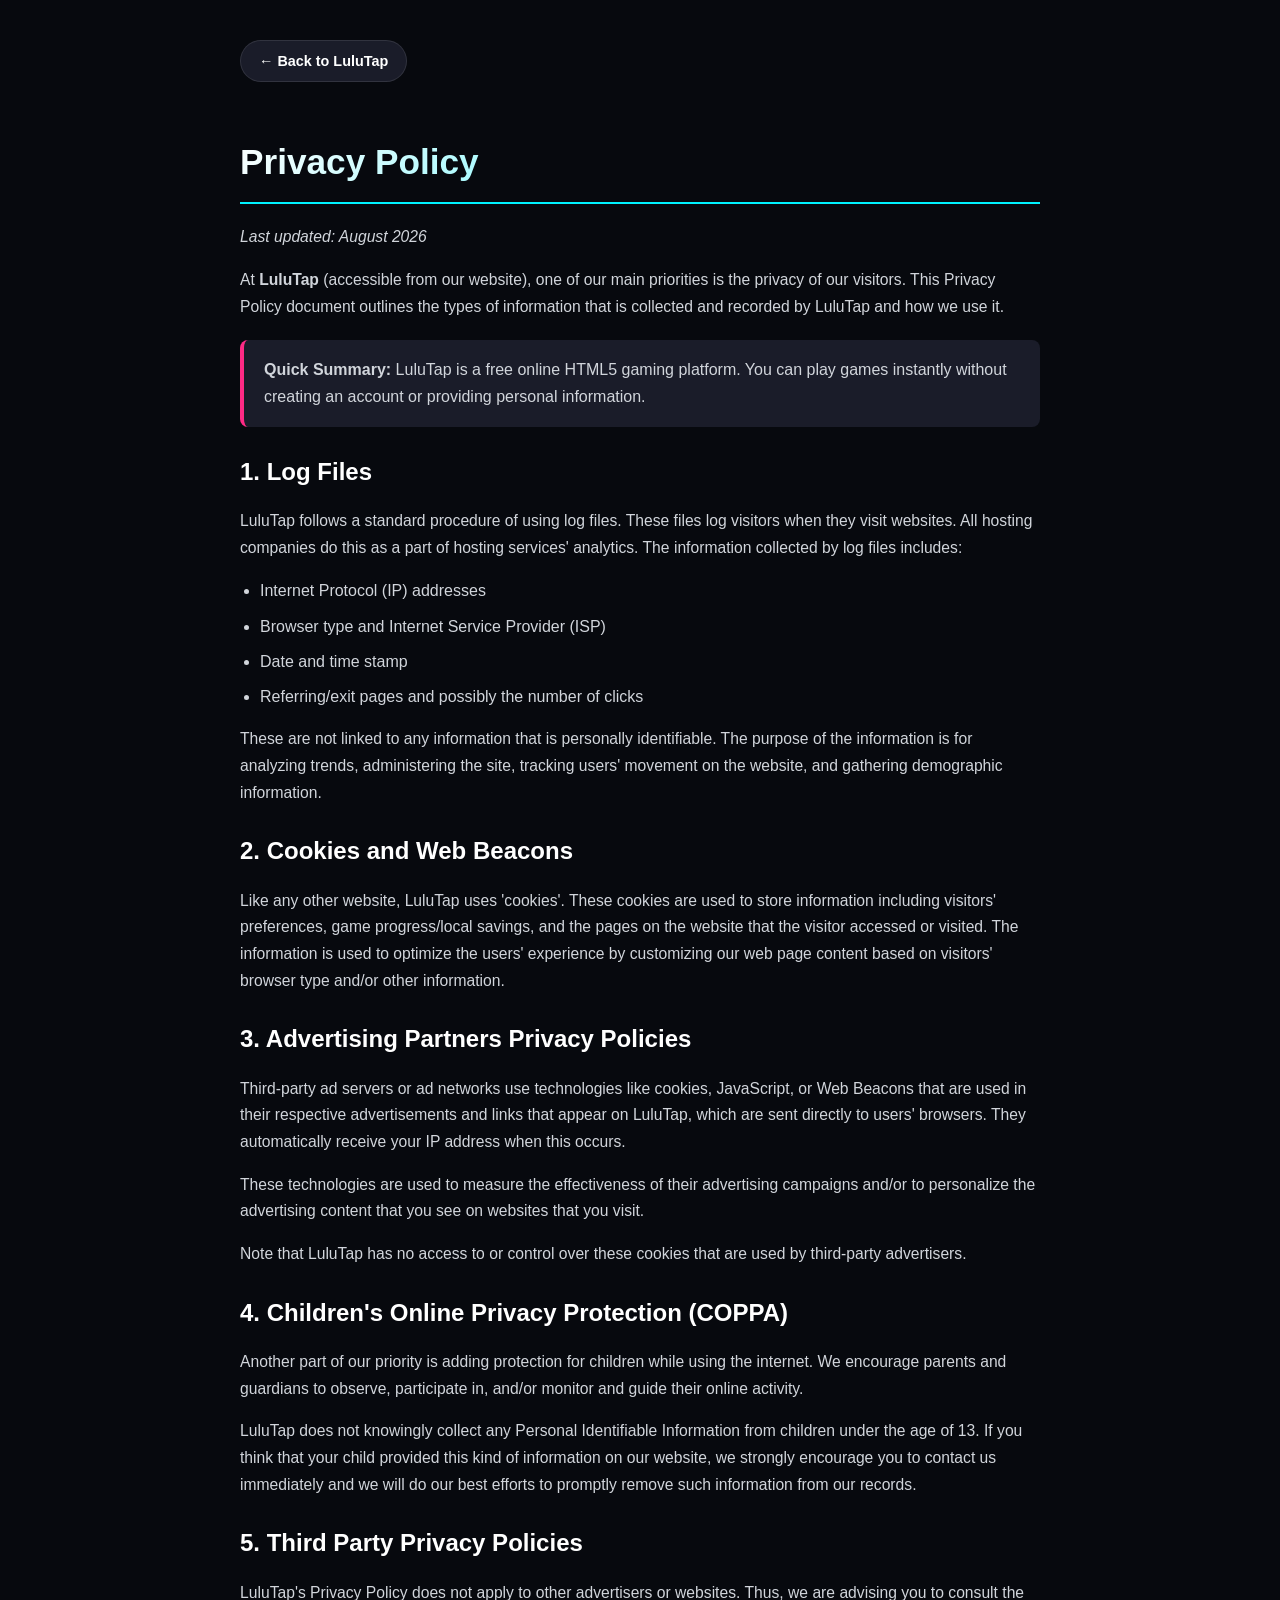
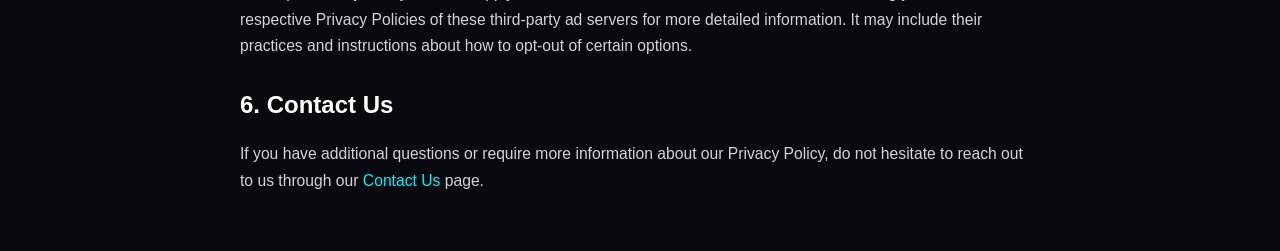
<file: privacy.html>
<!DOCTYPE html>
<html lang="en">
<head>
    <meta charset="UTF-8">
    <meta name="viewport" content="width=device-width, initial-scale=1.0">
    <title>Privacy Policy - LuluTap</title>
    <!-- Favicon 匹配站点风格 -->
    <link rel="icon" href="data:image/svg+xml,<svg xmlns='http://www.w3.org/2000/svg' viewBox='0 0 100 100'><text x='50%' y='68%' font-size='50' text-anchor='middle'>👆</text></svg>">
    <style>
        :root {
            --bg-dark: #07090e;
            --card-bg: #1A1C29;
            --primary-cyan: #00f2fe;
            --accent-pink: #ff2a85;
            --text-muted: #A0A5BA;
        }

        body { 
            font-family: 'Segoe UI', Tahoma, Geneva, Verdana, sans-serif; 
            background-color: var(--bg-dark); 
            color: #d1d5db; 
            line-height: 1.7; 
            padding: 40px 20px; 
            max-width: 800px; 
            margin: 0 auto; 
        }

        h1, h2, h3 { color: #ffffff; margin-top: 25px; margin-bottom: 12px; }
        h1 { 
            font-size: 2.2rem;
            border-bottom: 2px solid var(--primary-cyan); 
            padding-bottom: 10px; 
            margin-bottom: 20px; 
            background: linear-gradient(135deg, #ffffff 0%, var(--primary-cyan) 100%);
            -webkit-background-clip: text;
            -webkit-text-fill-color: transparent;
        }

        p { margin-bottom: 16px; font-size: 0.98rem; }
        ul { margin-bottom: 16px; padding-left: 20px; }
        li { margin-bottom: 8px; }

        a { color: var(--primary-cyan); text-decoration: none; }
        a:hover { text-decoration: underline; }

        .back-btn { 
            display: inline-flex; 
            align-items: center; 
            gap: 6px;
            margin-bottom: 25px; 
            padding: 8px 18px; 
            background: var(--card-bg); 
            color: #ffffff; 
            border: 1px solid rgba(255, 255, 255, 0.1);
            border-radius: 100px; 
            font-size: 0.9rem;
            font-weight: 600;
            transition: all 0.2s ease;
        }
        .back-btn:hover { 
            border-color: var(--primary-cyan); 
            color: var(--primary-cyan);
            text-decoration: none;
            transform: translateX(-3px);
        }

        .highlight-box {
            background: var(--card-bg);
            border-left: 4px solid var(--accent-pink);
            padding: 16px 20px;
            border-radius: 8px;
            margin: 20px 0;
        }
    </style>
</head>
<body>

    <a href="index.html" class="back-btn">← Back to LuluTap</a>

    <h1>Privacy Policy</h1>
    <p><em>Last updated: August 2026</em></p>

    <p>At <strong>LuluTap</strong> (accessible from our website), one of our main priorities is the privacy of our visitors. This Privacy Policy document outlines the types of information that is collected and recorded by LuluTap and how we use it.</p>

    <div class="highlight-box">
        <strong>Quick Summary:</strong> LuluTap is a free online HTML5 gaming platform. You can play games instantly without creating an account or providing personal information.
    </div>

    <h2>1. Log Files</h2>
    <p>LuluTap follows a standard procedure of using log files. These files log visitors when they visit websites. All hosting companies do this as a part of hosting services' analytics. The information collected by log files includes:</p>
    <ul>
        <li>Internet Protocol (IP) addresses</li>
        <li>Browser type and Internet Service Provider (ISP)</li>
        <li>Date and time stamp</li>
        <li>Referring/exit pages and possibly the number of clicks</li>
    </ul>
    <p>These are not linked to any information that is personally identifiable. The purpose of the information is for analyzing trends, administering the site, tracking users' movement on the website, and gathering demographic information.</p>

    <h2>2. Cookies and Web Beacons</h2>
    <p>Like any other website, LuluTap uses 'cookies'. These cookies are used to store information including visitors' preferences, game progress/local savings, and the pages on the website that the visitor accessed or visited. The information is used to optimize the users' experience by customizing our web page content based on visitors' browser type and/or other information.</p>

    <h2>3. Advertising Partners Privacy Policies</h2>
    <p>Third-party ad servers or ad networks use technologies like cookies, JavaScript, or Web Beacons that are used in their respective advertisements and links that appear on LuluTap, which are sent directly to users' browsers. They automatically receive your IP address when this occurs.</p>
    <p>These technologies are used to measure the effectiveness of their advertising campaigns and/or to personalize the advertising content that you see on websites that you visit.</p>
    <p>Note that LuluTap has no access to or control over these cookies that are used by third-party advertisers.</p>

    <h2>4. Children's Online Privacy Protection (COPPA)</h2>
    <p>Another part of our priority is adding protection for children while using the internet. We encourage parents and guardians to observe, participate in, and/or monitor and guide their online activity.</p>
    <p>LuluTap does not knowingly collect any Personal Identifiable Information from children under the age of 13. If you think that your child provided this kind of information on our website, we strongly encourage you to contact us immediately and we will do our best efforts to promptly remove such information from our records.</p>

    <h2>5. Third Party Privacy Policies</h2>
    <p>LuluTap's Privacy Policy does not apply to other advertisers or websites. Thus, we are advising you to consult the respective Privacy Policies of these third-party ad servers for more detailed information. It may include their practices and instructions about how to opt-out of certain options.</p>

    <h2>6. Contact Us</h2>
    <p>If you have additional questions or require more information about our Privacy Policy, do not hesitate to reach out to us through our <a href="contact.html">Contact Us</a> page.</p>

</body>
</html>
</file>
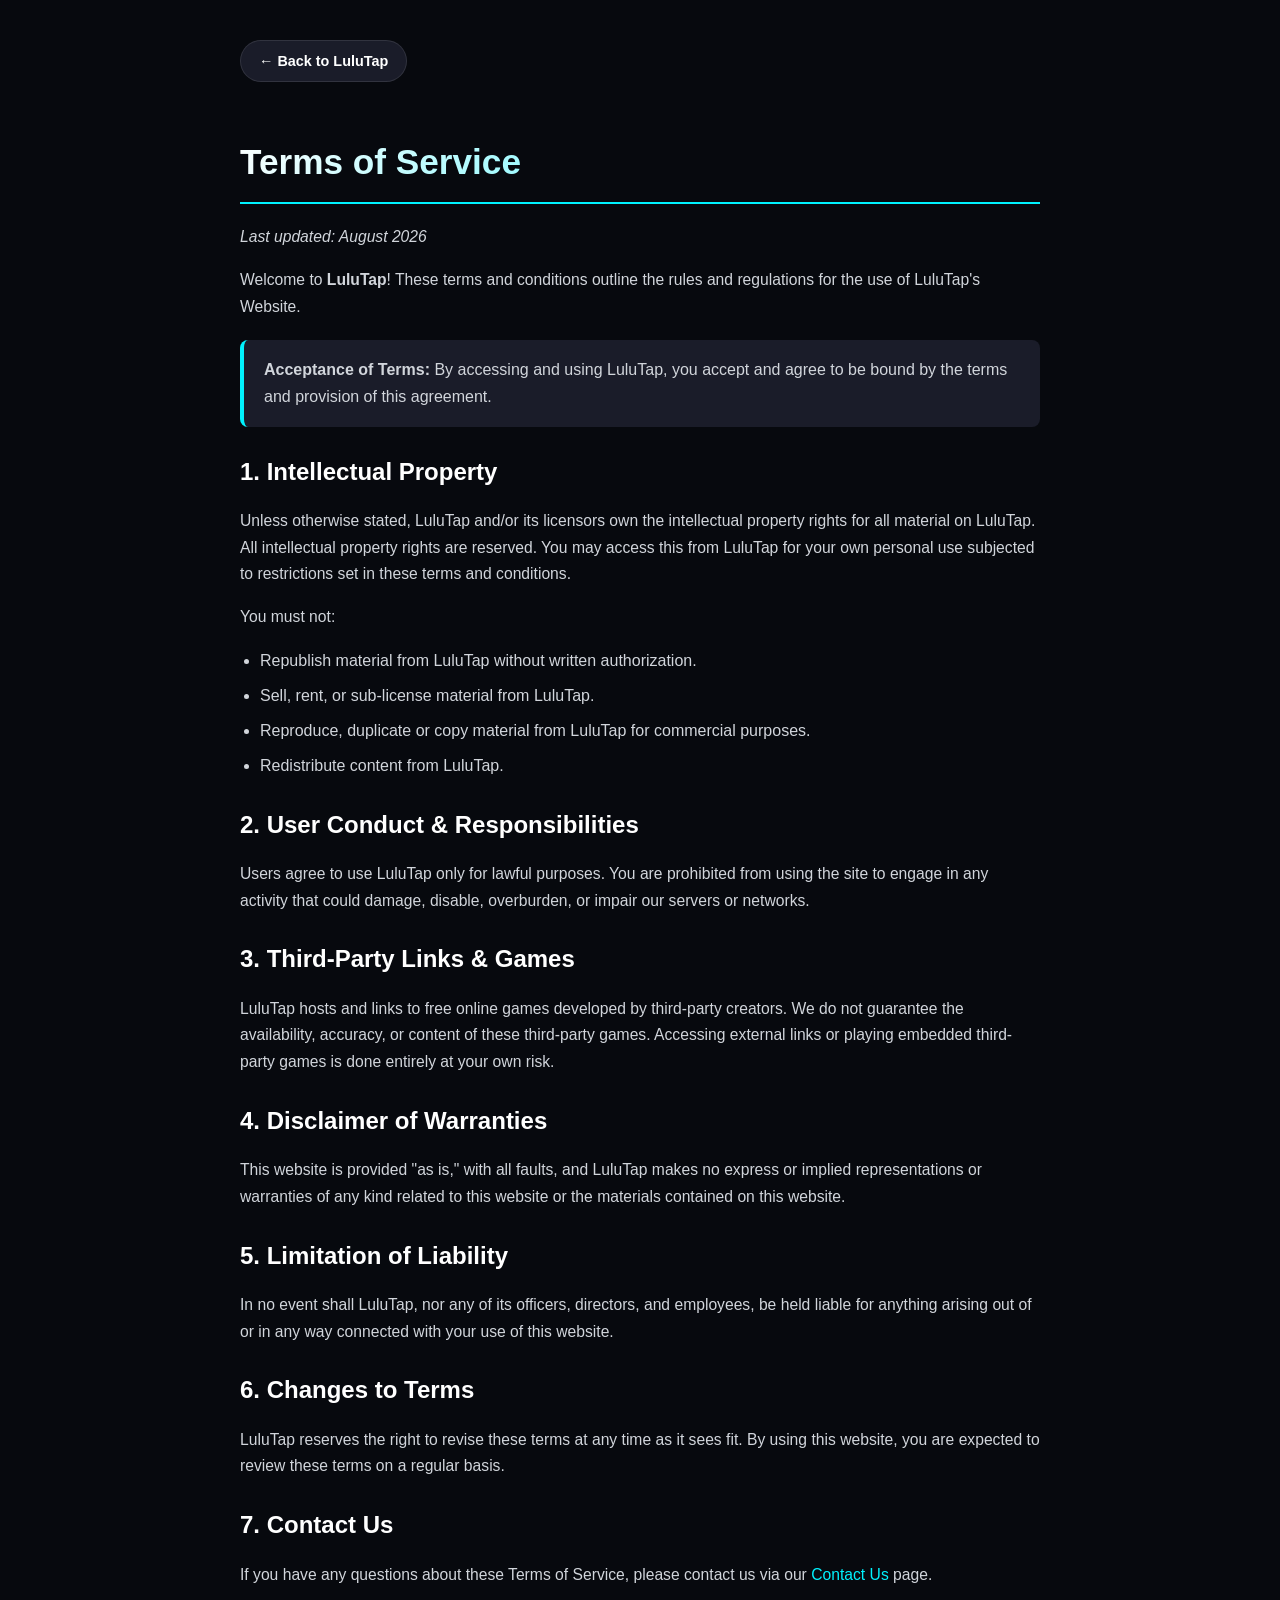
<file: terms.html>
<!DOCTYPE html>
<html lang="en">
<head>
    <meta charset="UTF-8">
    <meta name="viewport" content="width=device-width, initial-scale=1.0">
    <title>Terms of Service - LuluTap</title>
    <link rel="icon" href="data:image/svg+xml,<svg xmlns='http://www.w3.org/2000/svg' viewBox='0 0 100 100'><text x='50%' y='68%' font-size='50' text-anchor='middle'>👆</text></svg>">
    <style>
        :root {
            --bg-dark: #07090e;
            --card-bg: #1A1C29;
            --primary-cyan: #00f2fe;
            --accent-pink: #ff2a85;
            --text-muted: #A0A5BA;
        }

        body { 
            font-family: 'Segoe UI', Tahoma, Geneva, Verdana, sans-serif; 
            background-color: var(--bg-dark); 
            color: #d1d5db; 
            line-height: 1.7; 
            padding: 40px 20px; 
            max-width: 800px; 
            margin: 0 auto; 
        }

        h1, h2, h3 { color: #ffffff; margin-top: 25px; margin-bottom: 12px; }
        h1 { 
            font-size: 2.2rem;
            border-bottom: 2px solid var(--primary-cyan); 
            padding-bottom: 10px; 
            margin-bottom: 20px; 
            background: linear-gradient(135deg, #ffffff 0%, var(--primary-cyan) 100%);
            -webkit-background-clip: text;
            -webkit-text-fill-color: transparent;
        }

        p { margin-bottom: 16px; font-size: 0.98rem; }
        ul { margin-bottom: 16px; padding-left: 20px; }
        li { margin-bottom: 8px; }

        a { color: var(--primary-cyan); text-decoration: none; }
        a:hover { text-decoration: underline; }

        .back-btn { 
            display: inline-flex; 
            align-items: center; 
            gap: 6px;
            margin-bottom: 25px; 
            padding: 8px 18px; 
            background: var(--card-bg); 
            color: #ffffff; 
            border: 1px solid rgba(255, 255, 255, 0.1);
            border-radius: 100px; 
            font-size: 0.9rem;
            font-weight: 600;
            transition: all 0.2s ease;
        }
        .back-btn:hover { 
            border-color: var(--primary-cyan); 
            color: var(--primary-cyan);
            text-decoration: none;
            transform: translateX(-3px);
        }

        .highlight-box {
            background: var(--card-bg);
            border-left: 4px solid var(--primary-cyan);
            padding: 16px 20px;
            border-radius: 8px;
            margin: 20px 0;
        }
    </style>
</head>
<body>

    <a href="index.html" class="back-btn">← Back to LuluTap</a>

    <h1>Terms of Service</h1>
    <p><em>Last updated: August 2026</em></p>

    <p>Welcome to <strong>LuluTap</strong>! These terms and conditions outline the rules and regulations for the use of LuluTap's Website.</p>

    <div class="highlight-box">
        <strong>Acceptance of Terms:</strong> By accessing and using LuluTap, you accept and agree to be bound by the terms and provision of this agreement.
    </div>

    <h2>1. Intellectual Property</h2>
    <p>Unless otherwise stated, LuluTap and/or its licensors own the intellectual property rights for all material on LuluTap. All intellectual property rights are reserved. You may access this from LuluTap for your own personal use subjected to restrictions set in these terms and conditions.</p>
    <p>You must not:</p>
    <ul>
        <li>Republish material from LuluTap without written authorization.</li>
        <li>Sell, rent, or sub-license material from LuluTap.</li>
        <li>Reproduce, duplicate or copy material from LuluTap for commercial purposes.</li>
        <li>Redistribute content from LuluTap.</li>
    </ul>

    <h2>2. User Conduct & Responsibilities</h2>
    <p>Users agree to use LuluTap only for lawful purposes. You are prohibited from using the site to engage in any activity that could damage, disable, overburden, or impair our servers or networks.</p>

    <h2>3. Third-Party Links & Games</h2>
    <p>LuluTap hosts and links to free online games developed by third-party creators. We do not guarantee the availability, accuracy, or content of these third-party games. Accessing external links or playing embedded third-party games is done entirely at your own risk.</p>

    <h2>4. Disclaimer of Warranties</h2>
    <p>This website is provided "as is," with all faults, and LuluTap makes no express or implied representations or warranties of any kind related to this website or the materials contained on this website.</p>

    <h2>5. Limitation of Liability</h2>
    <p>In no event shall LuluTap, nor any of its officers, directors, and employees, be held liable for anything arising out of or in any way connected with your use of this website.</p>

    <h2>6. Changes to Terms</h2>
    <p>LuluTap reserves the right to revise these terms at any time as it sees fit. By using this website, you are expected to review these terms on a regular basis.</p>

    <h2>7. Contact Us</h2>
    <p>If you have any questions about these Terms of Service, please contact us via our <a href="contact.html">Contact Us</a> page.</p>

</body>
</html>
</file>
